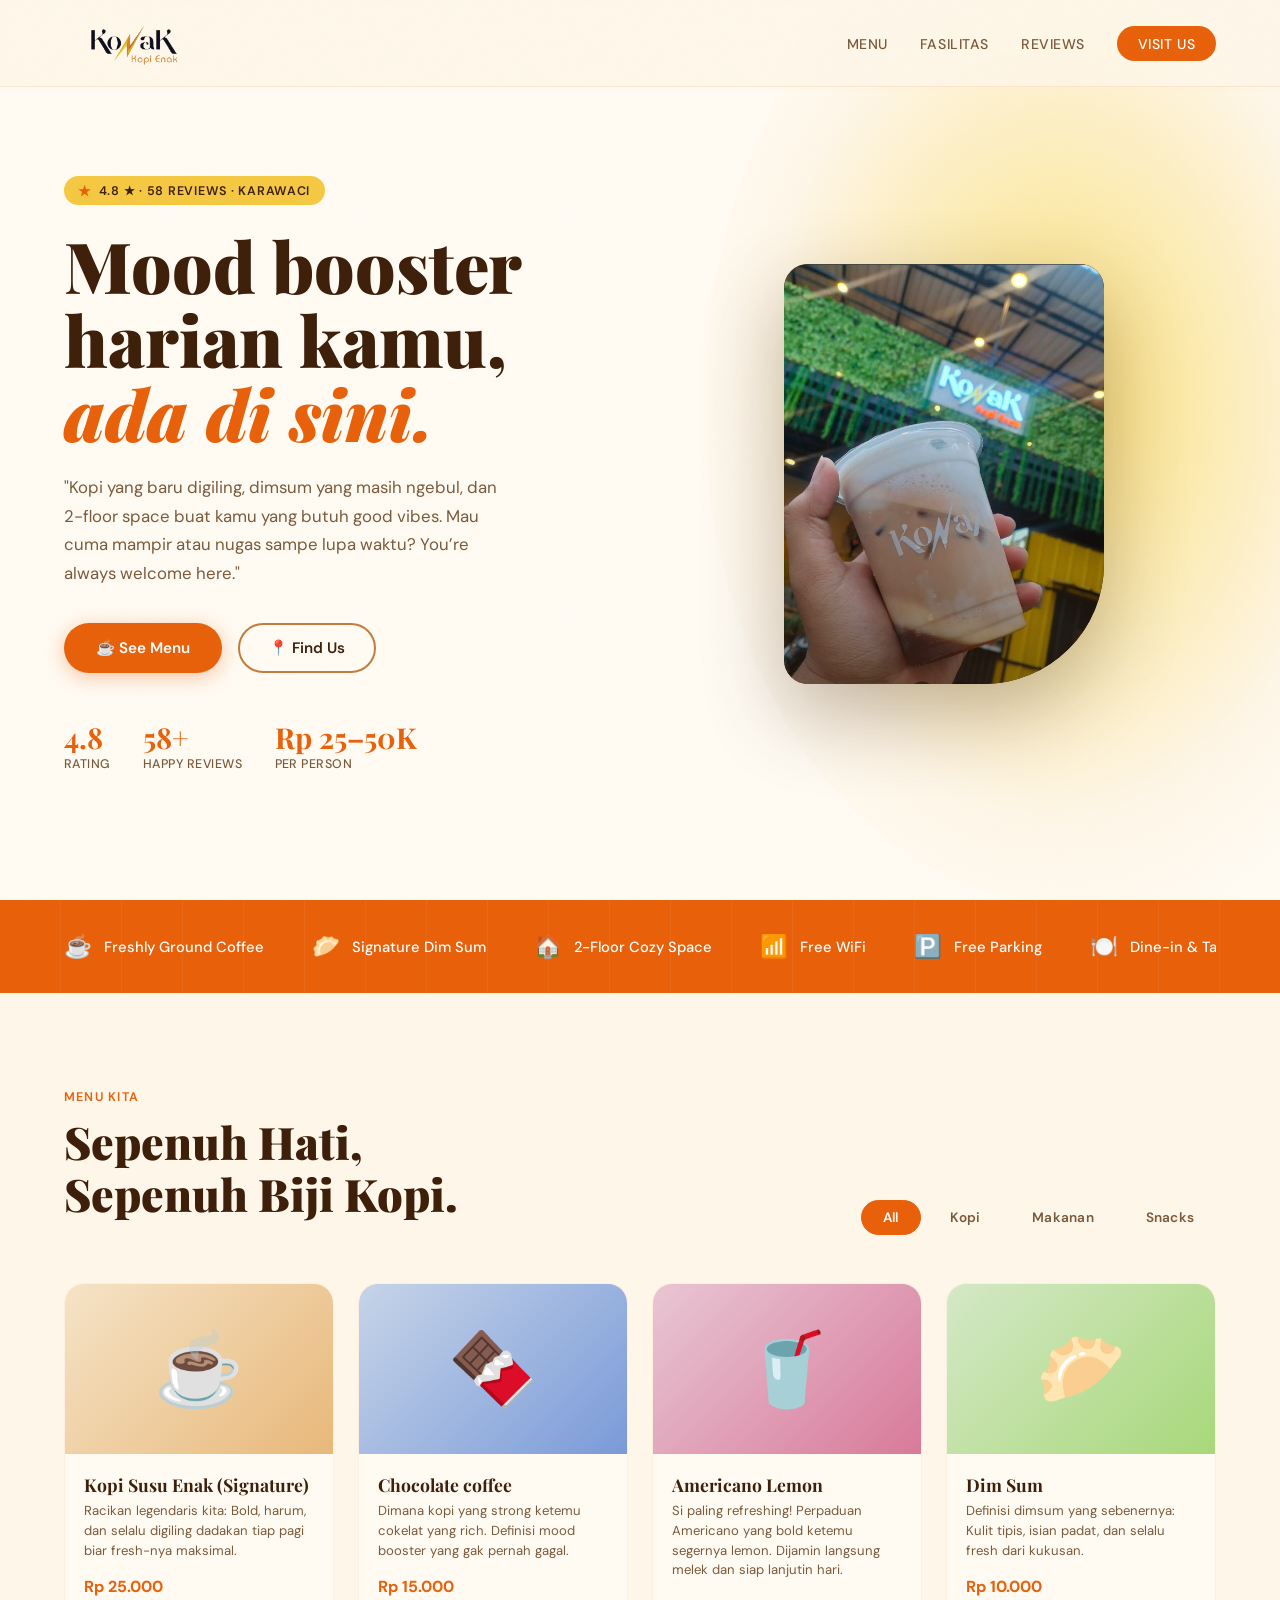
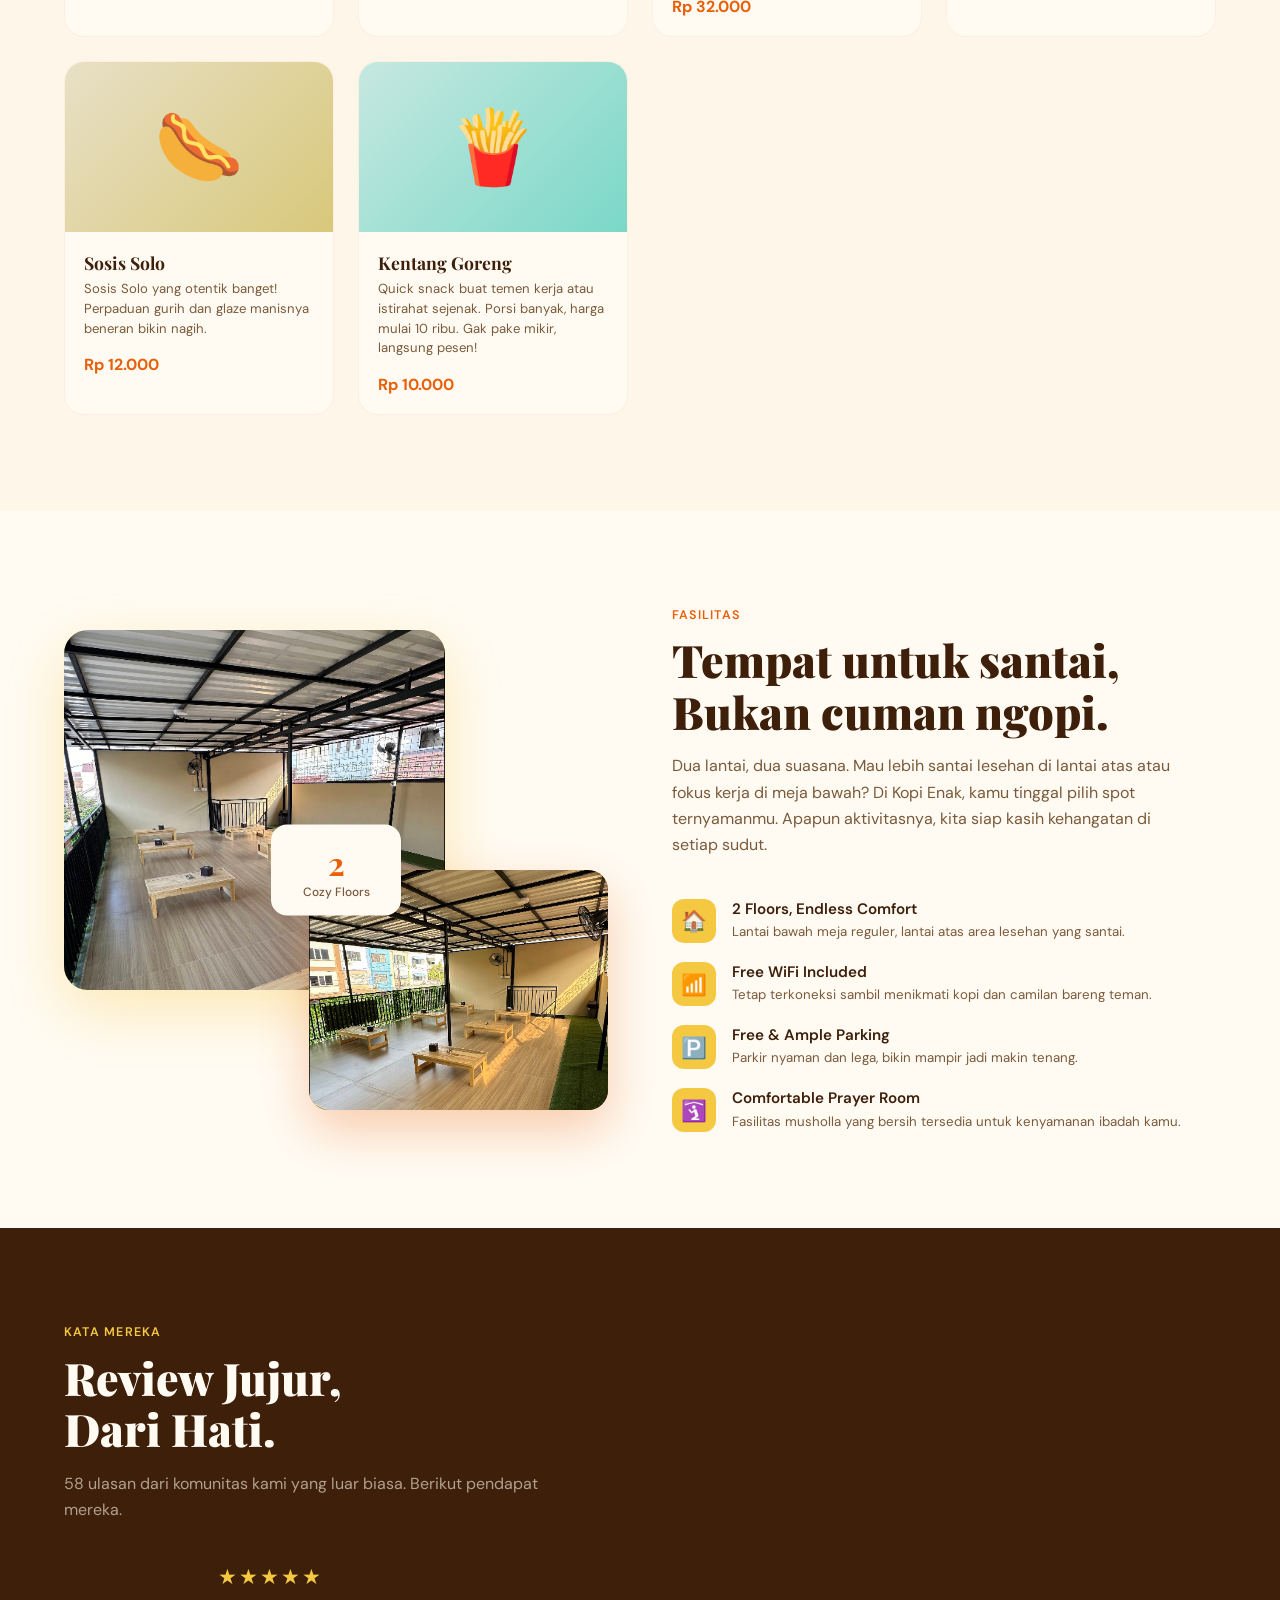
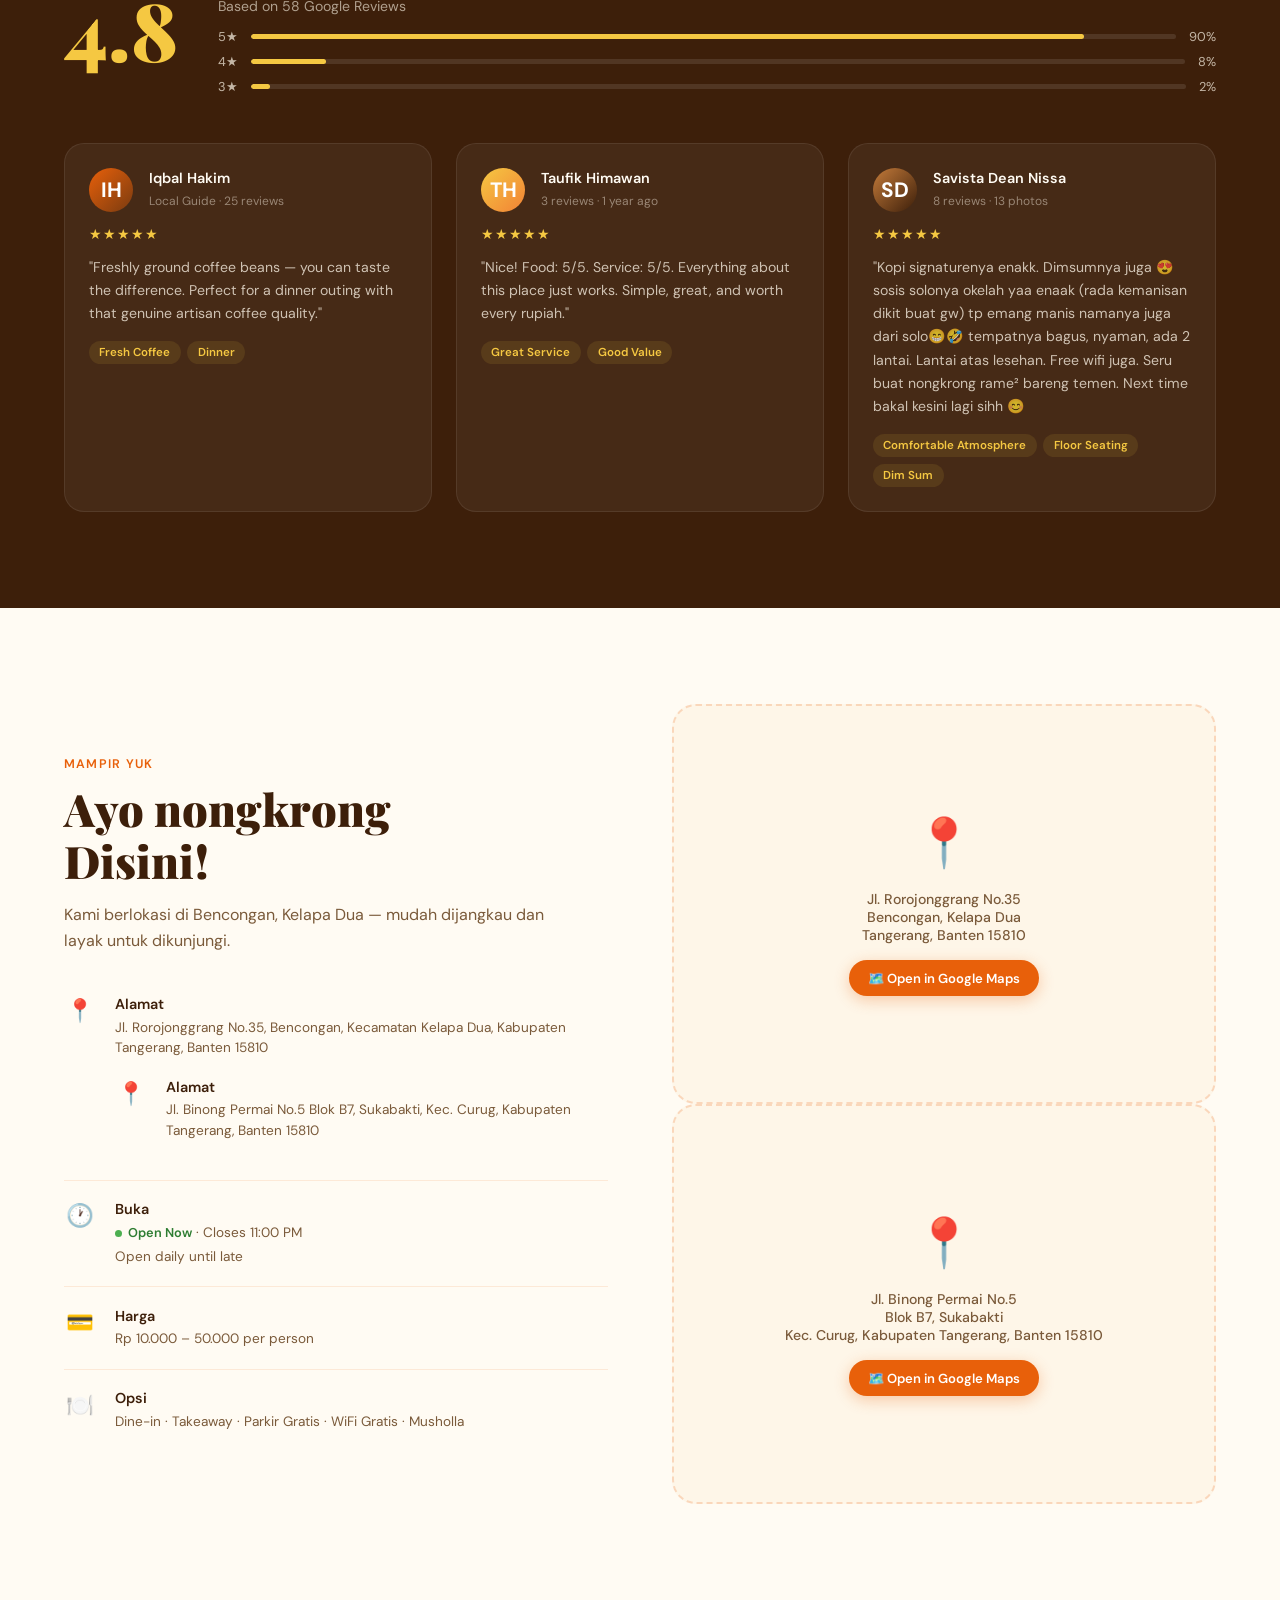
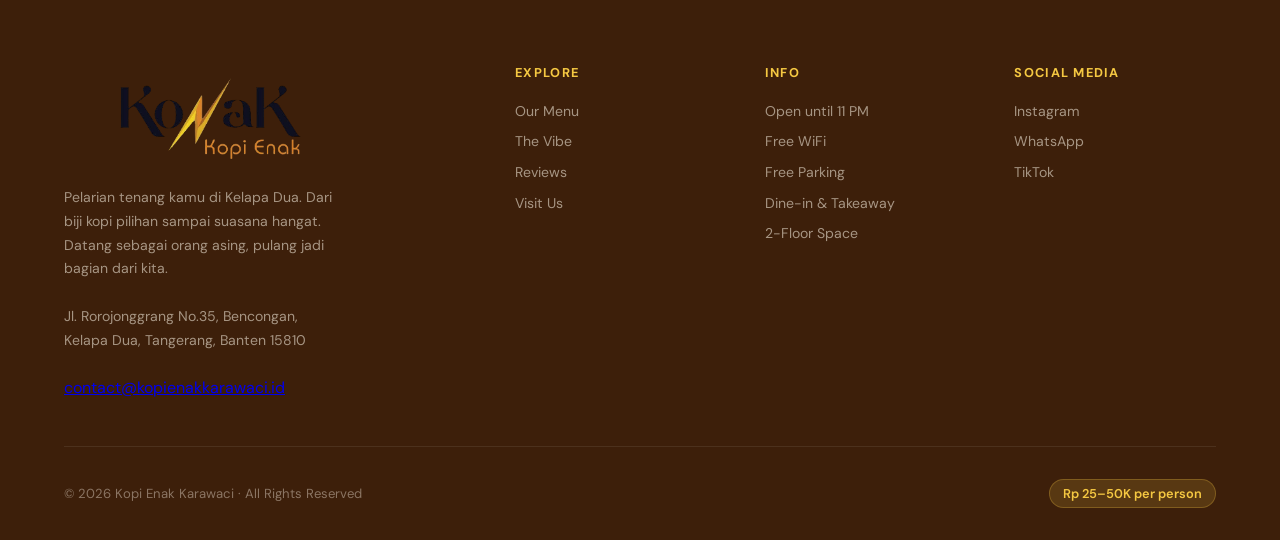
<file: index.html>
<!DOCTYPE html>
<html lang="en">
<head>
  <meta charset="UTF-8" />
  <meta name="viewport" content="width=device-width, initial-scale=1.0" />
  <title>Kopi Enak Karawaci</title>
  <link href="https://fonts.googleapis.com/css2?family=Playfair+Display:ital,wght@0,700;0,900;1,700&family=DM+Sans:wght@300;400;500;600&display=swap" rel="stylesheet" />
  <link rel="stylesheet" href="./styles.css">
</head>
<body>

<!-- NAV -->
<nav>
  <div class="nav-logo"><img src="./images/imglogo.png" alt="Kopi Enak"></div>
  <ul class="nav-links" id="navLinks">
    <li><a href="#menu">Menu</a></li>
    <li><a href="#experience">Fasilitas</a></li>
    <li><a href="#reviews">Reviews</a></li>
    <li><a href="https://maps.app.goo.gl/RFLUpTLQC5JrAfsr9" class="nav-cta">Visit Us</a></li>
  </ul>
  <button class="hamburger" id="hamburger" aria-label="Open menu">
    <span></span><span></span><span></span>
  </button>
</nav>

<!-- HERO -->
<section class="hero" id="home">
  <div class="hero-text">
    <div class="hero-badge">4.8 ★ · 58 Reviews · Karawaci</div>
    <h1>Mood booster harian kamu,<em>ada di sini.</em></h1>
    <p class="hero-desc">"Kopi yang baru digiling, dimsum yang masih ngebul, dan 2-floor space buat kamu yang butuh good vibes. Mau cuma mampir atau nugas sampe lupa waktu? You’re always welcome here."</p>
    <div class="hero-actions">
      <a href="#menu" class="btn-primary">☕ See Menu</a>
      <a href="#visit" class="btn-secondary">📍 Find Us</a>
    </div>
    <div class="hero-stats">
      <div class="stat">
        <span class="stat-num">4.8</span>
        <span class="stat-label">Rating</span>
      </div>
      <div class="stat">
        <span class="stat-num">58+</span>
        <span class="stat-label">Happy Reviews</span>
      </div>
      <div class="stat">
        <span class="stat-num">Rp 25–50K</span>
        <span class="stat-label">Per Person</span>
      </div>
    </div>
  </div>
  <div class="hero-visual">
    <div class="hero-card" id="heroCard">
      <img
        id="heroImg"
        src="./images/img1.png"
        onerror="this.style.display='none';document.getElementById('heroFallback').style.display='flex'"
        alt="Kopi Enak Karawaci cafe"
        loading="lazy"
        style="width:100%;height:100%;object-fit:cover;border-radius:inherit;"
      />
      <div id="heroFallback" style="display:none;width:100%;height:100%;align-items:center;justify-content:center;font-size:6rem;background:linear-gradient(145deg,#E8600A,#7A3B10);">☕</div>
    </div>
  </div>
</section>

<!-- ABOUT STRIP -->
<div class="about-strip">
  <div style="overflow:hidden;width:100%;">
    <div class="marquee-track">
      <div class="strip-item"><span class="strip-icon">☕</span> Freshly Ground Coffee</div>
      <div class="strip-item"><span class="strip-icon">🥟</span> Signature Dim Sum</div>
      <div class="strip-item"><span class="strip-icon">🏠</span> 2-Floor Cozy Space</div>
      <div class="strip-item"><span class="strip-icon">📶</span> Free WiFi</div>
      <div class="strip-item"><span class="strip-icon">🅿️</span> Free Parking</div>
      <div class="strip-item"><span class="strip-icon">🍽️</span> Dine-in & Takeaway</div>
      <div class="strip-item"><span class="strip-icon">⭐</span> 4.8 Stars</div>
      <!-- duplicate for seamless loop -->
      <div class="strip-item"><span class="strip-icon">☕</span> Freshly Ground Coffee</div>
      <div class="strip-item"><span class="strip-icon">🥟</span> Signature Dim Sum</div>
      <div class="strip-item"><span class="strip-icon">🏠</span> 2-Floor Cozy Space</div>
      <div class="strip-item"><span class="strip-icon">📶</span> Free WiFi</div>
      <div class="strip-item"><span class="strip-icon">🅿️</span> Free Parking</div>
      <div class="strip-item"><span class="strip-icon">🍽️</span> Dine-in & Takeaway</div>
      <div class="strip-item"><span class="strip-icon">⭐</span> 4.8 Stars</div>
    </div>
  </div>
</div>

<!-- MENU -->
<section class="menu-section" id="menu">
  <div class="menu-header reveal">
    <div>
      <div class="section-label">Menu kita</div>
      <h2 class="section-title">Sepenuh Hati,<br>Sepenuh Biji Kopi.</h2>
    </div>
    <div class="menu-tabs">
      <button class="tab active" onclick="filterMenu(this, 'all')">All</button>
      <button class="tab" onclick="filterMenu(this, 'coffee')">Kopi</button>
      <button class="tab" onclick="filterMenu(this, 'food')">Makanan</button>
      <button class="tab" onclick="filterMenu(this, 'snack')">Snacks</button>
    </div>
  </div>
  <div class="menu-grid" id="menuGrid">
    <div class="menu-card reveal" data-cat="coffee">
      <div class="menu-img menu-img-bg-1">
        ☕
              </div>
      <div class="menu-body">
        <div class="menu-name">Kopi Susu Enak (Signature)</div>
        <div class="menu-desc">Racikan legendaris kita: Bold, harum, dan selalu digiling dadakan tiap pagi biar fresh-nya maksimal.</div>
        <div class="menu-footer">
          <span class="menu-price">Rp 25.000</span>
        </div>
      </div>
    </div>
    <div class="menu-card reveal" data-cat="coffee">
      <div class="menu-img menu-img-bg-3">🍫</div>
      <div class="menu-body">
        <div class="menu-name">Chocolate coffee</div>
        <div class="menu-desc">Dimana kopi yang strong ketemu cokelat yang rich. Definisi mood booster yang gak pernah gagal.</div>
        <div class="menu-footer">
          <span class="menu-price">Rp 15.000</span>
        </div>
      </div>
    </div>
    <div class="menu-card reveal" data-cat="coffee">
      <div class="menu-img menu-img-bg-4">🥤
              </div>
      <div class="menu-body">
        <div class="menu-name">Americano Lemon</div>
        <div class="menu-desc">Si paling refreshing! Perpaduan Americano yang bold ketemu segernya lemon. Dijamin langsung melek dan siap lanjutin hari.</div>
        <div class="menu-footer">
          <span class="menu-price">Rp 32.000</span>
        </div>
      </div>
    </div>
    <div class="menu-card reveal" data-cat="food">
      <div class="menu-img menu-img-bg-2">🥟
              </div>
      <div class="menu-body">
        <div class="menu-name">Dim Sum</div>
        <div class="menu-desc">Definisi dimsum yang sebenernya: Kulit tipis, isian padat, dan selalu fresh dari kukusan.</div>
        <div class="menu-footer">
          <span class="menu-price">Rp 10.000</span>
        </div>
      </div>
    </div>
    <div class="menu-card reveal" data-cat="food">
      <div class="menu-img menu-img-bg-5">🌭</div>
      <div class="menu-body">
        <div class="menu-name">Sosis Solo</div>
        <div class="menu-desc">Sosis Solo yang otentik banget! Perpaduan gurih dan glaze manisnya beneran bikin nagih.</div>
        <div class="menu-footer">
          <span class="menu-price">Rp 12.000</span>
        </div>
      </div>
    </div>
    <div class="menu-card reveal" data-cat="snack">
      <div class="menu-img menu-img-bg-6">🍟</div>
      <div class="menu-body">
        <div class="menu-name">Kentang Goreng</div>
        <div class="menu-desc">Quick snack buat temen kerja atau istirahat sejenak. Porsi banyak, harga mulai 10 ribu. Gak pake mikir, langsung pesen!</div>
        <div class="menu-footer">
          <span class="menu-price">Rp 10.000</span>
        </div>
      </div>
    </div>
  </div>
</section>

<!-- EXPERIENCE -->
<section id="experience">
  <div class="experience-section">
    <div class="experience-visual reveal">
      <div class="exp-card-main"><img src="./images/img2.png" alt="Experience main image" style="width:100%;height:100%;object-fit:cover;border-radius:inherit;"/></div>
      <div class="exp-card-sub"><img src="./images/img3.png" alt="Experience sub image" style="width:100%;height:100%;object-fit:cover;border-radius:inherit;"/></div>
      <div class="exp-floating">
        <div class="exp-floating-num">2</div>
        <div class="exp-floating-text">Cozy Floors</div>
      </div>
    </div>
    <div class="reveal">
      <div class="section-label">Fasilitas</div>
      <h2 class="section-title">Tempat untuk santai,<br>Bukan cuman ngopi.</h2>
      <p class="section-sub">Dua lantai, dua suasana. Mau lebih santai lesehan di lantai atas atau fokus kerja di meja bawah? Di Kopi Enak, kamu tinggal pilih spot ternyamanmu. Apapun aktivitasnya, kita siap kasih kehangatan di setiap sudut.</p>
      <div class="feature-list">
        <div class="feature-item">
          <div class="feature-icon">🏠</div>
          <div class="feature-text">
            <h4>2 Floors, Endless Comfort</h4>
            <p>Lantai bawah meja reguler, lantai atas area lesehan yang santai.</p>
          </div>
        </div>
        <div class="feature-item">
          <div class="feature-icon">📶</div>
          <div class="feature-text">
            <h4>Free WiFi Included</h4>
            <p>Tetap terkoneksi sambil menikmati kopi dan camilan bareng teman.</p>
          </div>
        </div>
        <div class="feature-item">
          <div class="feature-icon">🅿️</div>
          <div class="feature-text">
            <h4>Free & Ample Parking</h4>
            <p>Parkir nyaman dan lega, bikin mampir jadi makin tenang.</p>
          </div>
        </div>
        <div class="feature-item">
          <div class="feature-icon">🛐</div>
          <div class="feature-text">
            <h4>Comfortable Prayer Room</h4>
            <p>Fasilitas musholla yang bersih tersedia untuk kenyamanan ibadah kamu.</p>
          </div>
        </div>
      </div>
    </div>
  </div>
</section>

<!-- REVIEWS -->
<section class="reviews-section" id="reviews">
  <div class="reveal">
    <div class="section-label">Kata mereka</div>
    <h2 class="section-title">Review Jujur,<br>Dari Hati.</h2>
    <p class="section-sub">58 ulasan dari komunitas kami yang luar biasa. Berikut pendapat mereka.</p>
  </div>
  <div class="rating-hero reveal">
    <div class="rating-big">4.8</div>
    <div class="rating-details">
      <div class="stars">★★★★★</div>
      <div class="rating-count">Based on 58 Google Reviews</div>
      <div class="review-bars">
        <div class="bar-row">5★ <div class="bar-track"><div class="bar-fill" style="width:90%"></div></div> 90%</div>
        <div class="bar-row">4★ <div class="bar-track"><div class="bar-fill" style="width:8%"></div></div> 8%</div>
        <div class="bar-row">3★ <div class="bar-track"><div class="bar-fill" style="width:2%"></div></div> 2%</div>
      </div>
    </div>
  </div>
  <div class="reviews-grid">
    <div class="review-card reveal">
      <div class="review-header">
        <div class="reviewer-avatar av-1">IH</div>
        <div class="reviewer-info">
          <h5>Iqbal Hakim</h5>
          <span>Local Guide · 25 reviews</span>
        </div>
      </div>
      <div class="review-stars">★★★★★</div>
      <p class="review-text">"Freshly ground coffee beans — you can taste the difference. Perfect for a dinner outing with that genuine artisan coffee quality."</p>
      <div class="review-tags">
        <span class="review-tag">Fresh Coffee</span>
        <span class="review-tag">Dinner</span>
      </div>
    </div>
    <div class="review-card reveal">
      <div class="review-header">
        <div class="reviewer-avatar av-2">TH</div>
        <div class="reviewer-info">
          <h5>Taufik Himawan</h5>
          <span>3 reviews · 1 year ago</span>
        </div>
      </div>
      <div class="review-stars">★★★★★</div>
      <p class="review-text">"Nice! Food: 5/5. Service: 5/5. Everything about this place just works. Simple, great, and worth every rupiah."</p>
      <div class="review-tags">
        <span class="review-tag">Great Service</span>
        <span class="review-tag">Good Value</span>
      </div>
    </div>
    <div class="review-card reveal">
      <div class="review-header">
        <div class="reviewer-avatar av-3">SD</div>
        <div class="reviewer-info">
          <h5>Savista Dean Nissa</h5>
          <span>8 reviews · 13 photos</span>
        </div>
      </div>
      <div class="review-stars">★★★★★</div>
      <p class="review-text">"Kopi signaturenya enakk. Dimsumnya juga 😍 sosis solonya okelah yaa enaak (rada kemanisan dikit buat gw) tp emang manis namanya juga dari solo😁🤣 tempatnya bagus, nyaman, ada 2 lantai. Lantai atas lesehan. Free wifi juga. Seru buat nongkrong rame² bareng temen. Next time bakal kesini lagi sihh 😊</p>
      <div class="review-tags">
        <span class="review-tag">Comfortable Atmosphere</span>
        <span class="review-tag">Floor Seating</span>
        <span class="review-tag">Dim Sum</span>
      </div>
    </div>
  </div>
</section>

<!-- VISIT -->
<section id="visit">
  <div class="visit-section">
    <div class="reveal">
      <div class="section-label">Mampir yuk</div>
      <h2 class="section-title">Ayo nongkrong<br>Disini!</h2>
      <p class="section-sub">Kami berlokasi di Bencongan, Kelapa Dua — mudah dijangkau dan layak untuk dikunjungi.</p>
      <div class="info-block">
        <div class="info-row">
          <div class="info-icon">📍</div>
          <div class="info-content">
            <h5>Alamat</h5>
            <p>Jl. Rorojonggrang No.35, Bencongan, Kecamatan Kelapa Dua, Kabupaten Tangerang, Banten 15810</p>
                <div class="info-row">
                  <div class="info-icon">📍</div>
                  <div class="info-content">
                    <h5>Alamat</h5>
                    <p>Jl. Binong Permai No.5 Blok B7, Sukabakti, Kec. Curug, Kabupaten Tangerang, Banten 15810</p>
                  </div>
                </div>
          </div>
        </div>
        <div class="info-row">
          <div class="info-icon">🕐</div>
          <div class="info-content">
            <h5>Buka</h5>
            <p><span class="open-badge">Open Now</span> · Closes 11:00 PM</p>
            <p style="margin-top:0.25rem">Open daily until late</p>
          </div>
        </div>
        <div class="info-row">
          <div class="info-icon">💳</div>
          <div class="info-content">
            <h5>Harga</h5>
            <p>Rp 10.000 – 50.000 per person</p>
          </div>
        </div>
        <div class="info-row">
          <div class="info-icon">🍽️</div>
          <div class="info-content">
            <h5>Opsi</h5>
            <p>Dine-in · Takeaway · Parkir Gratis · WiFi Gratis · Musholla</p>
          </div>
        </div>
      </div>
    </div>
    <div class="reveal">
      <div class="map-placeholder">
        📍
        <p>Jl. Rorojonggrang No.35<br>Bencongan, Kelapa Dua<br>Tangerang, Banten 15810</p>
        <a href="https://maps.app.goo.gl/RFLUpTLQC5JrAfsr9" target="_blank" class="map-btn" style="font-size:0.82rem;padding:0.6rem 1.2rem;">🗺️ Open in Google Maps</a>
      </div>
      <div class="map-placeholder">
        📍
        <p>Jl. Binong Permai No.5<br>Blok B7, Sukabakti<br>Kec. Curug, Kabupaten Tangerang, Banten 15810</p>
        <a href="#" class="map-btn" style="font-size:0.82rem;padding:0.6rem 1.2rem;">🗺️ Open in Google Maps</a>
      </div>
    </div>
  </div>
</section>

<!-- FOOTER -->
<footer>
  <div class="footer-grid">
    <div>
      <div class="footer-brand"><img src="./images/imglogo.png" alt="Kopi Enak" class="footer-logo"></div>
      <p class="footer-desc">Pelarian tenang kamu di Kelapa Dua. Dari biji kopi pilihan sampai suasana hangat. Datang sebagai orang asing, pulang jadi bagian dari kita.</p>
      <p class="footer-desc">Jl. Rorojonggrang No.35, Bencongan, Kelapa Dua, Tangerang, Banten 15810</p>
      <p class="footer-email"><a href="mailto:contact@kopienakkarawaci.id">contact@kopienakkarawaci.id</a></p>
    </div>
    <div class="footer-col">
      <h6>Explore</h6>
      <ul class="footer-links">
        <li><a href="#menu">Our Menu</a></li>
        <li><a href="#experience">The Vibe</a></li>
        <li><a href="#reviews">Reviews</a></li>
        <li><a href="#visit">Visit Us</a></li>
      </ul>
    </div>
    <div class="footer-col">
      <h6>Info</h6>
      <ul class="footer-links">
        <li><a href="#">Open until 11 PM</a></li>
        <li><a href="#">Free WiFi</a></li>
        <li><a href="#">Free Parking</a></li>
        <li><a href="#">Dine-in & Takeaway</a></li>
        <li><a href="#">2-Floor Space</a></li>
      </ul>
    </div>
    <div class="footer-col">
      <h6>Social Media</h6>
      <ul class="footer-links">
        <li><a href="https://www.instagram.com/kopienak_karawaci/" title="Instagram">Instagram</a></li>
        <li><a href="#" title="WhatsApp">WhatsApp</a></li>
        <li><a href="https://www.tiktok.com/@kopienakkarawaci" title="TikTok">TikTok</a></li>
      </ul>
    </div>
  </div>
  <div class="footer-bottom">
    <p>© 2026 Kopi Enak Karawaci · All Rights Reserved</p>
    <span class="price-badge">Rp 25–50K per person</span>
  </div>
</footer>

<script src="./script.js"></script>

</body>
</html>
</file>
<file: styles.css>
:root {
  --orange: #E8600A;
  --orange-light: #F28235;
  --yellow: #F5C842;
  --yellow-light: #FAE07A;
  --cream: #FEF6E8;
  --warm-white: #FFFBF3;
  --brown: #3D1F0A;
  --brown-mid: #7A3B10;
  --brown-light: #C47B3A;
  --text: #2A1305;
  --text-muted: #7A5A3A;
}

*, *::before, *::after { box-sizing: border-box; margin: 0; padding: 0; }

html { scroll-behavior: smooth; }

body {
  font-family: 'DM Sans', sans-serif;
  background: var(--warm-white);
  color: var(--text);
  overflow-x: hidden;
}

/* ── NOISE TEXTURE OVERLAY ── */
body::before {
  content: '';
  position: fixed;
  inset: 0;
  background-image: url("data:image/svg+xml,%3Csvg xmlns='http://www.w3.org/2000/svg' width='200' height='200'%3E%3Cfilter id='n'%3E%3CfeTurbulence type='fractalNoise' baseFrequency='0.75' numOctaves='4' stitchTiles='stitch'/%3E%3C/filter%3E%3Crect width='200' height='200' filter='url(%23n)' opacity='0.04'/%3E%3C/svg%3E");
  pointer-events: none;
  z-index: 9999;
  opacity: 0.4;
}

/* ── NAV ── */
nav {
  position: fixed;
  top: 0; left: 0; right: 0;
  z-index: 100;
  display: flex;
  align-items: center;
  justify-content: space-between;
  padding: 1.2rem 5vw;
  background: rgba(254, 246, 232, 0.85);
  backdrop-filter: blur(12px);
  border-bottom: 1.5px solid rgba(232, 96, 10, 0.12);
}

.nav-logo {
  display: flex;
  align-items: center;
  font-family: 'Playfair Display', serif;
  font-size: 1.4rem;
  font-weight: 900;
  color: var(--brown);
  letter-spacing: -0.02em;
}
.nav-logo img { max-height: 48px; height: auto; width: auto; }

.nav-logo span { color: var(--orange); }

.nav-links {
  display: flex;
  gap: 2rem;
  list-style: none;
}

.nav-links a {
  text-decoration: none;
  font-size: 0.88rem;
  font-weight: 500;
  color: var(--text-muted);
  letter-spacing: 0.04em;
  text-transform: uppercase;
  transition: color 0.2s;
}

.nav-links a:hover { color: var(--orange); }

.nav-cta {
  background: var(--orange);
  color: #fff !important;
  padding: 0.55rem 1.3rem;
  border-radius: 100px;
  transition: background 0.2s, transform 0.2s !important;
}

.nav-cta:hover {
  background: var(--orange-light) !important;
  color: #fff !important;
  transform: translateY(-1px);
}

.hamburger {
  display: none;
  flex-direction: column;
  gap: 5px;
  cursor: pointer;
  background: none;
  border: none;
}

.hamburger span {
  display: block;
  width: 24px;
  height: 2px;
  background: var(--brown);
  transition: all 0.3s;
  border-radius: 2px;
}

/* ── HERO ── */
.hero {
  min-height: 100vh;
  display: grid;
  grid-template-columns: 1fr 1fr;
  align-items: center;
  padding: 7rem 5vw 4rem;
  gap: 4rem;
  position: relative;
  overflow: hidden;
}

.hero::after {
  content: '';
  position: absolute;
  right: -10vw;
  top: -10vh;
  width: 55vw;
  height: 110vh;
  background: radial-gradient(ellipse at center, var(--yellow-light) 0%, var(--cream) 60%, transparent 80%);
  border-radius: 50% 0 0 50%;
  z-index: 0;
}

.hero-text { position: relative; z-index: 1; }

.hero-badge {
  display: inline-flex;
  align-items: center;
  gap: 0.4rem;
  background: var(--yellow);
  color: var(--brown);
  font-size: 0.78rem;
  font-weight: 600;
  letter-spacing: 0.06em;
  text-transform: uppercase;
  padding: 0.35rem 0.9rem;
  border-radius: 100px;
  margin-bottom: 1.5rem;
  animation: slideUp 0.6s ease both;
}

.hero-badge::before { content: '★'; font-size: 0.9rem; color: var(--orange); }

h1 {
  font-family: 'Playfair Display', serif;
  font-size: clamp(2.6rem, 5.5vw, 4.8rem);
  font-weight: 900;
  line-height: 1.05;
  color: var(--brown);
  margin-bottom: 1.4rem;
  animation: slideUp 0.7s 0.1s ease both;
}

h1 em {
  font-style: italic;
  color: var(--orange);
  display: block;
}

.hero-desc {
  font-size: 1.05rem;
  line-height: 1.7;
  color: var(--text-muted);
  max-width: 440px;
  margin-bottom: 2.2rem;
  animation: slideUp 0.7s 0.2s ease both;
}

.hero-actions {
  display: flex;
  gap: 1rem;
  flex-wrap: wrap;
  animation: slideUp 0.7s 0.3s ease both;
}

.btn-primary {
  background: var(--orange);
  color: #fff;
  border: none;
  padding: 0.85rem 2rem;
  border-radius: 100px;
  font-family: 'DM Sans', sans-serif;
  font-size: 0.95rem;
  font-weight: 600;
  cursor: pointer;
  text-decoration: none;
  display: inline-flex;
  align-items: center;
  gap: 0.5rem;
  transition: background 0.2s, transform 0.2s, box-shadow 0.2s;
  box-shadow: 0 4px 20px rgba(232,96,10,0.35);
}

.btn-primary:hover {
  background: var(--orange-light);
  transform: translateY(-2px);
  box-shadow: 0 8px 30px rgba(232,96,10,0.4);
}

.btn-secondary {
  background: transparent;
  color: var(--brown);
  border: 2px solid var(--brown-light);
  padding: 0.83rem 1.8rem;
  border-radius: 100px;
  font-family: 'DM Sans', sans-serif;
  font-size: 0.95rem;
  font-weight: 600;
  cursor: pointer;
  text-decoration: none;
  display: inline-flex;
  align-items: center;
  gap: 0.5rem;
  transition: all 0.2s;
}

.btn-secondary:hover {
  background: var(--cream);
  border-color: var(--orange);
  color: var(--orange);
  transform: translateY(-2px);
}

.hero-stats {
  display: flex;
  gap: 2rem;
  margin-top: 2.8rem;
  animation: slideUp 0.7s 0.4s ease both;
}

.stat { display: flex; flex-direction: column; }

.stat-num {
  font-family: 'Playfair Display', serif;
  font-size: 1.8rem;
  font-weight: 700;
  color: var(--orange);
}

.stat-label {
  font-size: 0.78rem;
  font-weight: 500;
  color: var(--text-muted);
  letter-spacing: 0.04em;
  text-transform: uppercase;
}

/* ── HERO VISUAL ── */
.hero-visual {
  position: relative;
  z-index: 1;
  display: flex;
  justify-content: center;
  align-items: center;
  animation: fadeIn 0.9s 0.2s ease both;
}

.hero-card {
  width: 320px;
  height: 420px;
  border-radius: 24px 24px 120px 24px;
  position: relative;
  display: flex;
  align-items: center;
  justify-content: center;
  box-shadow: 0 30px 80px rgba(61,31,10,0.3);
  overflow: hidden;
  background: var(--brown);
}

.hero-card img {
  width: 100%;
  height: 100%;
  object-fit: cover;
  display: block;
  border-radius: inherit;
}

.hero-card::after {
  content: '';
  position: absolute;
  inset: 0;
  background: linear-gradient(to top, rgba(61,31,10,0.45) 0%, transparent 60%);
  border-radius: inherit;
  pointer-events: none;
}

.hero-tag {
  position: absolute;
  background: var(--warm-white);
  border-radius: 16px;
  padding: 0.7rem 1rem;
  display: flex;
  align-items: center;
  gap: 0.5rem;
  font-size: 0.82rem;
  font-weight: 600;
  box-shadow: 0 8px 24px rgba(61,31,10,0.15);
  color: var(--brown);
}

.hero-tag-1 { top: 30px; left: -50px; animation: float 3.5s 0.5s ease-in-out infinite; }
.hero-tag-2 { bottom: 60px; right: -40px; animation: float 4s 1s ease-in-out infinite; }
.hero-tag-3 { top: 50%; right: -55px; animation: float 3.2s 0.3s ease-in-out infinite; }

.tag-dot { width: 8px; height: 8px; border-radius: 0% }

/* ── SECTION SHARED ── */
section { padding: 6rem 5vw; }

.section-label {
  font-size: 0.78rem;
  font-weight: 600;
  letter-spacing: 0.1em;
  text-transform: uppercase;
  color: var(--orange);
  margin-bottom: 0.7rem;
}

.section-title {
  font-family: 'Playfair Display', serif;
  font-size: clamp(1.8rem, 3.5vw, 2.8rem);
  font-weight: 900;
  color: var(--brown);
  line-height: 1.15;
  margin-bottom: 1rem;
}

.section-sub {
  font-size: 1rem;
  color: var(--text-muted);
  max-width: 500px;
  line-height: 1.65;
}

/* ── ABOUT STRIP ── */
.about-strip {
  background: var(--orange);
  padding: 2rem 5vw;
  display: flex;
  align-items: center;
  gap: 3rem;
  flex-wrap: wrap;
  overflow: hidden;
  position: relative;
}

.about-strip::before {
  content: '';
  position: absolute;
  left: 0; top: 0; bottom: 0;
  width: 100%;
  background: repeating-linear-gradient(
    90deg,
    transparent 0,
    transparent 60px,
    rgba(255,255,255,0.06) 60px,
    rgba(255,255,255,0.06) 61px
  );
}

.strip-item {
  display: flex;
  align-items: center;
  gap: 0.75rem;
  color: #fff;
  font-weight: 500;
  font-size: 0.92rem;
  position: relative;
}

.strip-icon { font-size: 1.4rem; }

/* ── MENU ── */
.menu-section { background: var(--cream); }

.menu-header {
  display: flex;
  justify-content: space-between;
  align-items: flex-end;
  flex-wrap: wrap;
  gap: 1.5rem;
  margin-bottom: 3rem;
}

.menu-tabs {
  display: flex;
  gap: 0.5rem;
  flex-wrap: wrap;
}

.tab {
  padding: 0.5rem 1.3rem;
  border-radius: 100px;
  border: 1.5px solid transparent;
  background: transparent;
  font-family: 'DM Sans', sans-serif;
  font-size: 0.85rem;
  font-weight: 600;
  cursor: pointer;
  color: var(--text-muted);
  transition: all 0.25s;
  letter-spacing: 0.02em;
}

.tab.active, .tab:hover {
  background: var(--orange);
  color: #fff;
  border-color: var(--orange);
}

.menu-grid {
  display: grid;
  grid-template-columns: repeat(auto-fill, minmax(260px, 1fr));
  gap: 1.5rem;
}

.menu-card {
  background: var(--warm-white);
  border-radius: 20px;
  overflow: hidden;
  transition: transform 0.3s, box-shadow 0.3s;
  border: 1.5px solid rgba(232,96,10,0.08);
}

.menu-card:hover {
  transform: translateY(-6px);
  box-shadow: 0 20px 50px rgba(61,31,10,0.12);
}

.menu-img {
  height: 170px;
  display: flex;
  align-items: center;
  justify-content: center;
  font-size: 4.5rem;
  position: relative;
  overflow: hidden;
}

.menu-img-bg-1 { background: linear-gradient(135deg, #F5E3C6, #E8B87A); }
.menu-img-bg-2 { background: linear-gradient(135deg, #D4E8C6, #A8D87A); }
.menu-img-bg-3 { background: linear-gradient(135deg, #C6D4E8, #7A9AD8); }
.menu-img-bg-4 { background: linear-gradient(135deg, #E8C6D4, #D87A9A); }
.menu-img-bg-5 { background: linear-gradient(135deg, #E8E0C6, #D8C87A); }
.menu-img-bg-6 { background: linear-gradient(135deg, #C6E8E0, #7AD8C8); }

.menu-badge {
  position: absolute;
  top: 12px;
  right: 12px;
  background: var(--orange);
  color: #fff;
  font-size: 0.68rem;
  font-weight: 700;
  letter-spacing: 0.06em;
  text-transform: uppercase;
  padding: 0.25rem 0.6rem;
  border-radius: 100px;
}

.menu-body { padding: 1.2rem; }

.menu-name {
  font-family: 'Playfair Display', serif;
  font-size: 1.1rem;
  font-weight: 700;
  color: var(--brown);
  margin-bottom: 0.3rem;
}

.menu-desc {
  font-size: 0.82rem;
  color: var(--text-muted);
  line-height: 1.5;
  margin-bottom: 1rem;
}

.menu-footer {
  display: flex;
  align-items: center;
  justify-content: space-between;
}

.menu-price {
  font-weight: 700;
  font-size: 1rem;
  color: var(--orange);
}

/* ── EXPERIENCE ── */
.experience-section {
  display: grid;
  grid-template-columns: 1fr 1fr;
  gap: 5vw;
  align-items: center;
}

.experience-visual {
  position: relative;
  height: 480px;
}

.exp-card-main {
  position: absolute;
  left: 0; top: 0;
  width: 70%;
  height: 360px;
  background: linear-gradient(145deg, var(--yellow-light), var(--yellow));
  border-radius: 24px;
  display: flex;
  align-items: center;
  justify-content: center;
  font-size: 6rem;
  box-shadow: 0 20px 60px rgba(245,200,66,0.35);
}

.exp-card-sub {
  position: absolute;
  right: 0; bottom: 0;
  width: 55%;
  height: 240px;
  background: linear-gradient(145deg, var(--orange), var(--brown-mid));
  border-radius: 20px;
  display: flex;
  align-items: center;
  justify-content: center;
  font-size: 4rem;
  box-shadow: 0 20px 50px rgba(232,96,10,0.3);
}

.exp-floating {
  position: absolute;
  top: 50%;
  left: 50%;
  transform: translate(-50%, -50%);
  background: var(--warm-white);
  border-radius: 16px;
  padding: 1rem 1.4rem;
  box-shadow: 0 12px 40px rgba(61,31,10,0.15);
  text-align: center;
  min-width: 130px;
}

.exp-floating-num {
  font-family: 'Playfair Display', serif;
  font-size: 2rem;
  font-weight: 700;
  color: var(--orange);
}

.exp-floating-text { font-size: 0.75rem; color: var(--text-muted); font-weight: 500; }

.feature-list { margin-top: 2.5rem; display: flex; flex-direction: column; gap: 1.2rem; }

.feature-item {
  display: flex;
  align-items: flex-start;
  gap: 1rem;
}

.feature-icon {
  width: 44px;
  height: 44px;
  min-width: 44px;
  border-radius: 12px;
  background: var(--yellow);
  display: flex;
  align-items: center;
  justify-content: center;
  font-size: 1.3rem;
}

.feature-text h4 {
  font-weight: 600;
  color: var(--brown);
  font-size: 0.95rem;
  margin-bottom: 0.2rem;
}

.feature-text p {
  font-size: 0.83rem;
  color: var(--text-muted);
  line-height: 1.5;
}

/* ── REVIEWS ── */
.reviews-section { background: var(--brown); }

.reviews-section .section-label { color: var(--yellow); }
.reviews-section .section-title { color: var(--warm-white); }
.reviews-section .section-sub { color: rgba(254,246,232,0.6); }

.rating-hero {
  display: flex;
  align-items: center;
  gap: 2.5rem;
  margin: 2.5rem 0;
  flex-wrap: wrap;
}

.rating-big {
  font-family: 'Playfair Display', serif;
  font-size: 5rem;
  font-weight: 900;
  color: var(--yellow);
  line-height: 1;
}

.rating-details { flex: 1; }

.stars { color: var(--yellow); font-size: 1.3rem; letter-spacing: 2px; margin-bottom: 0.4rem; }

.rating-count { color: rgba(254,246,232,0.6); font-size: 0.88rem; }

.review-bars { display: flex; flex-direction: column; gap: 0.5rem; margin-top: 0.8rem; }

.bar-row {
  display: flex;
  align-items: center;
  gap: 0.8rem;
  font-size: 0.8rem;
  color: rgba(254,246,232,0.7);
}

.bar-track {
  flex: 1;
  height: 5px;
  background: rgba(255,255,255,0.1);
  border-radius: 10px;
  overflow: hidden;
}

.bar-fill {
  height: 100%;
  background: var(--yellow);
  border-radius: 10px;
}

.reviews-grid {
  display: grid;
  grid-template-columns: repeat(auto-fill, minmax(280px, 1fr));
  gap: 1.5rem;
  margin-top: 3rem;
}

.review-card {
  background: rgba(255,255,255,0.05);
  border: 1.5px solid rgba(255,255,255,0.08);
  border-radius: 20px;
  padding: 1.5rem;
  transition: background 0.25s, border-color 0.25s;
}

.review-card:hover {
  background: rgba(255,255,255,0.09);
  border-color: rgba(245,200,66,0.3);
}

.review-header {
  display: flex;
  align-items: center;
  gap: 1rem;
  margin-bottom: 0.9rem;
}

.reviewer-avatar {
  width: 44px;
  height: 44px;
  border-radius: 50%;
  display: flex;
  align-items: center;
  justify-content: center;
  font-size: 1.3rem;
  font-weight: 700;
  color: #fff;
  flex-shrink: 0;
}

.av-1 { background: linear-gradient(135deg, var(--orange), var(--brown-mid)); }
.av-2 { background: linear-gradient(135deg, var(--yellow), var(--orange-light)); }
.av-3 { background: linear-gradient(135deg, var(--brown-light), var(--brown)); }

.reviewer-info h5 { color: var(--warm-white); font-size: 0.9rem; font-weight: 600; margin-bottom: 0.1rem; }
.reviewer-info span { color: rgba(254,246,232,0.45); font-size: 0.75rem; }

.review-stars { color: var(--yellow); font-size: 0.85rem; letter-spacing: 1px; margin-bottom: 0.8rem; }

.review-text { font-size: 0.88rem; line-height: 1.65; color: rgba(254,246,232,0.75); }

.review-tags { display: flex; flex-wrap: wrap; gap: 0.4rem; margin-top: 1rem; }

.review-tag { font-size: 0.72rem; font-weight: 600; color: var(--yellow); background: rgba(245,200,66,0.1); border-radius: 100px; padding: 0.25rem 0.65rem; }

/* ── VISIT ── */
.visit-section {
  display: grid;
  grid-template-columns: 1fr 1fr;
  gap: 5vw;
  align-items: center;
}

.info-block { margin-top: 2.5rem; }

.info-row {
  display: flex;
  align-items: flex-start;
  gap: 1.2rem;
  padding: 1.2rem 0;
  border-bottom: 1px solid rgba(232,96,10,0.12);
}

.info-row:first-child { padding-top: 0; }
.info-row:last-child { border-bottom: none; }

.info-icon {
  font-size: 1.4rem;
  min-width: 32px;
  text-align: center;
  margin-top: 0.1rem;
}

.info-content h5 {
  font-weight: 600;
  color: var(--brown);
  font-size: 0.9rem;
  margin-bottom: 0.3rem;
}

.info-content p {
  font-size: 0.85rem;
  color: var(--text-muted);
  line-height: 1.5;
}

.info-content .open-badge {
  display: inline-flex;
  align-items: center;
  gap: 0.35rem;
  font-size: 0.8rem;
  font-weight: 600;
  color: #2E7D32;
}

.info-content .open-badge::before {
  content: '';
  width: 7px;
  height: 7px;
  background: #4CAF50;
  border-radius: 50%;
  display: block;
}

.map-placeholder {
  background: var(--cream);
  border-radius: 24px;
  height: 400px;
  display: flex;
  align-items: center;
  justify-content: center;
  flex-direction: column;
  gap: 1rem;
  border: 2px dashed rgba(232,96,10,0.2);
  font-size: 3rem;
  color: var(--orange);
}

.map-placeholder p {
  font-size: 0.88rem;
  font-weight: 500;
  color: var(--text-muted);
  font-family: 'DM Sans', sans-serif;
  text-align: center;
  padding: 0 2rem;
}

.map-btn {
  display: inline-flex;
  align-items: center;
  gap: 0.5rem;
  background: var(--orange);
  color: #fff;
  text-decoration: none;
  padding: 0.7rem 1.5rem;
  border-radius: 100px;
  font-family: 'DM Sans', sans-serif;
  font-size: 0.88rem;
  font-weight: 600;
  transition: background 0.2s, transform 0.2s;
  box-shadow: 0 4px 15px rgba(232,96,10,0.3);
}

.map-btn:hover { background: var(--orange-light); transform: translateY(-2px); }

/* ── FOOTER ── */
footer {
  background: var(--brown);
  padding: 4rem 5vw 2rem;
}

.footer-grid {
  display: grid;
  grid-template-columns: 2fr 1fr 1fr 1fr;
  gap: 3rem;
  margin-bottom: 3rem;
}

.footer-brand {
  font-family: 'Playfair Display', serif;
  font-size: 1.6rem;
  font-weight: 900;
  color: var(--warm-white);
  margin-bottom: 1rem;
}

.footer-brand span { color: var(--yellow); }
.footer-brand img { max-height: 100px; height: auto; width: auto; }

.footer-desc {
  font-size: 0.88rem;
  color: rgba(254,246,232,0.55);
  line-height: 1.7;
  max-width: 280px;
  margin-bottom: 1.5rem;
}

.social-links { display: flex; gap: 0.75rem; }

.social-link {
  width: 38px;
  height: 38px;
  border-radius: 50%;
  background: rgba(255,255,255,0.08);
  border: 1px solid rgba(255,255,255,0.12);
  display: flex;
  align-items: center;
  justify-content: center;
  font-size: 1rem;
  text-decoration: none;
  transition: background 0.2s, transform 0.2s;
}

.social-link:hover { background: var(--orange); transform: translateY(-2px); }

.footer-col h6 {
  font-size: 0.8rem;
  font-weight: 700;
  letter-spacing: 0.1em;
  text-transform: uppercase;
  color: var(--yellow);
  margin-bottom: 1.2rem;
}

.footer-links { list-style: none; display: flex; flex-direction: column; gap: 0.6rem; }

.footer-links a {
  text-decoration: none;
  font-size: 0.88rem;
  color: rgba(254,246,232,0.55);
  transition: color 0.2s;
}

.footer-links a:hover { color: var(--warm-white); }

.footer-bottom {
  border-top: 1px solid rgba(255,255,255,0.08);
  padding-top: 2rem;
  display: flex;
  justify-content: space-between;
  align-items: center;
  flex-wrap: wrap;
  gap: 1rem;
}

.footer-bottom p {
  font-size: 0.82rem;
  color: rgba(254,246,232,0.4);
}

.price-badge {
  background: rgba(245,200,66,0.15);
  color: var(--yellow);
  font-size: 0.8rem;
  font-weight: 600;
  padding: 0.3rem 0.8rem;
  border-radius: 100px;
  border: 1px solid rgba(245,200,66,0.25);
}

/* ── ANIMATIONS ── */
@keyframes slideUp {
  from { opacity: 0; transform: translateY(24px); }
  to { opacity: 1; transform: translateY(0); }
}

@keyframes fadeIn {
  from { opacity: 0; }
  to { opacity: 1; }
}

@keyframes float {
  0%, 100% { transform: translateY(0); }
  50% { transform: translateY(-10px); }
}

@keyframes marquee {
  from { transform: translateX(0); }
  to { transform: translateX(-50%); }
}

.marquee-track {
  display: flex;
  gap: 3rem;
  animation: marquee 18s linear infinite;
  width: max-content;
}

/* ── SCROLL ANIMATIONS ── */
.reveal {
  opacity: 0;
  transform: translateY(30px);
  transition: opacity 0.7s ease, transform 0.7s ease;
}

.reveal.visible {
  opacity: 1;
  transform: translateY(0);
}

/* ── MOBILE NAV OPEN ── */
.nav-links.open {
  display: flex;
  flex-direction: column;
  position: fixed;
  top: 64px;
  left: 0; right: 0;
  background: var(--cream);
  padding: 2rem 5vw;
  border-bottom: 1.5px solid rgba(232,96,10,0.12);
  gap: 1.5rem;
  z-index: 99;
}

/* ── RESPONSIVE ── */
@media (max-width: 900px) {
  .hero {
    grid-template-columns: 1fr;
    text-align: center;
    padding-top: 6rem;
  }

  .hero::after { display: none; }
  .hero-actions { justify-content: center; }
  .hero-stats { justify-content: center; }
  .hero-desc { margin: 0 auto 2rem; }
  .hero-visual { order: -1; }
  .hero-tag-1, .hero-tag-2, .hero-tag-3 { display: none; }

  .experience-section, .visit-section {
    grid-template-columns: 1fr;
  }

  .experience-visual { height: 280px; order: -1; }
  .exp-card-main { width: 60%; height: 260px; font-size: 4rem; }
  .exp-card-sub { height: 180px; font-size: 3rem; }

  .footer-grid { grid-template-columns: 1fr; gap: 2rem; }

  .nav-links { display: none; }
  .hamburger { display: flex; }

  .menu-header { flex-direction: column; align-items: flex-start; }
}

@media (max-width: 600px) {
  .about-strip { gap: 1.5rem; padding: 1.5rem 5vw; }
  .strip-item { font-size: 0.82rem; }
  .rating-hero { flex-direction: column; align-items: flex-start; gap: 1.5rem; }
  .rating-big { font-size: 3.5rem; }
  .footer-bottom { flex-direction: column; text-align: center; }
}
</file>
